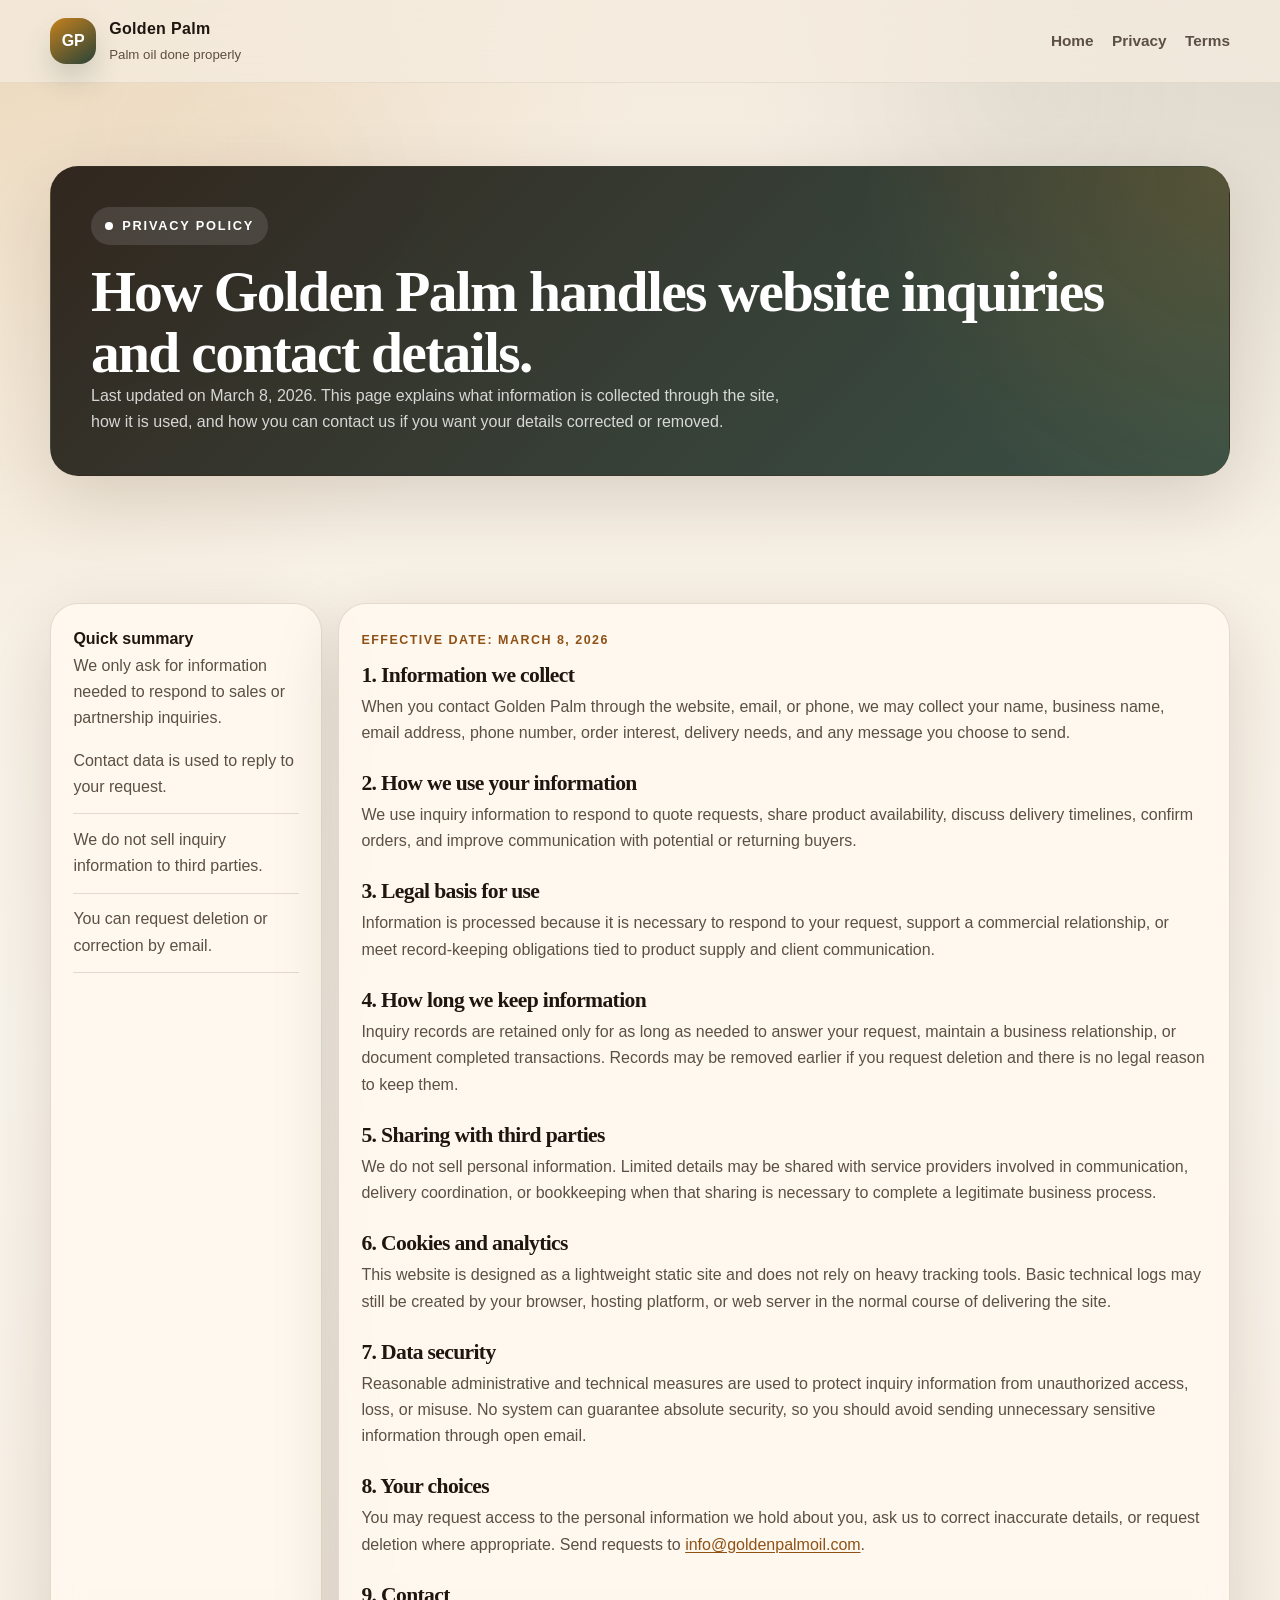
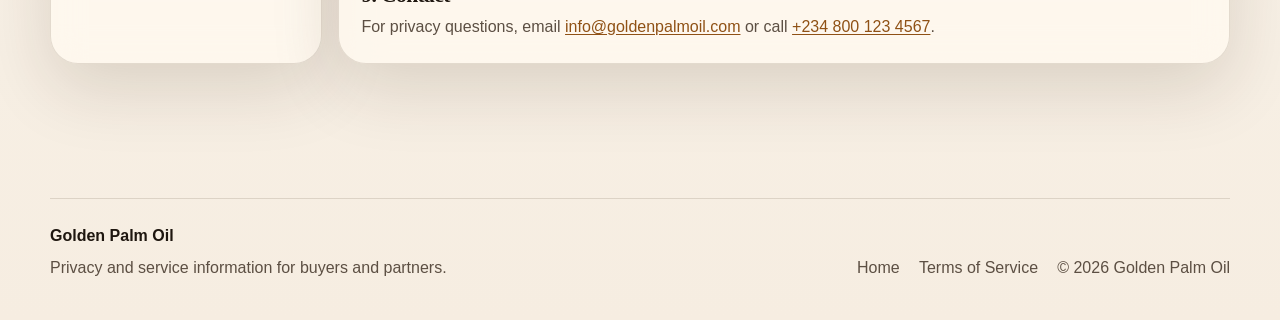
<file: privacy.html>
<!DOCTYPE html>
<html lang="en">
<head>
  <meta charset="UTF-8" />
  <meta name="viewport" content="width=device-width, initial-scale=1.0" />
  <title>Privacy Policy | Golden Palm Oil</title>
  <meta
    name="description"
    content="Read the Golden Palm Oil privacy policy covering inquiries, communication, and how contact information is handled."
  />
  <link rel="stylesheet" href="style.css" />
</head>
<body>
  <header class="site-header">
    <div class="wrap header-row">
      <a class="brand" href="index.html" aria-label="Golden Palm Oil home">
        <span class="brand-mark">GP</span>
        <span class="brand-copy">
          <strong>Golden Palm</strong>
          <span>Palm oil done properly</span>
        </span>
      </a>

      <button
        class="nav-toggle"
        type="button"
        aria-expanded="false"
        aria-controls="site-nav"
        data-nav-toggle
      >
        <span></span>
        <span></span>
        <span></span>
        <span class="sr-only">Toggle navigation</span>
      </button>

      <nav class="site-nav" id="site-nav" data-nav-menu>
        <a class="nav-link" href="index.html">Home</a>
        <a class="nav-link" href="privacy.html">Privacy</a>
        <a class="nav-link" href="terms.html">Terms</a>
      </nav>
    </div>
  </header>

  <main class="legal-main">
    <section class="legal-hero">
      <div class="wrap">
        <article class="surface">
          <p class="eyebrow">Privacy Policy</p>
          <h1>How Golden Palm handles website inquiries and contact details.</h1>
          <p>
            Last updated on March 8, 2026. This page explains what information is
            collected through the site, how it is used, and how you can contact us
            if you want your details corrected or removed.
          </p>
        </article>
      </div>
    </section>

    <section class="section">
      <div class="wrap legal-layout">
        <aside class="legal-side surface">
          <strong>Quick summary</strong>
          <p>
            We only ask for information needed to respond to sales or partnership
            inquiries.
          </p>
          <ul>
            <li>Contact data is used to reply to your request.</li>
            <li>We do not sell inquiry information to third parties.</li>
            <li>You can request deletion or correction by email.</li>
          </ul>
        </aside>

        <article class="legal-card surface">
          <p class="legal-updated">Effective date: March 8, 2026</p>

          <h2>1. Information we collect</h2>
          <p>
            When you contact Golden Palm through the website, email, or phone, we
            may collect your name, business name, email address, phone number,
            order interest, delivery needs, and any message you choose to send.
          </p>

          <h2>2. How we use your information</h2>
          <p>
            We use inquiry information to respond to quote requests, share product
            availability, discuss delivery timelines, confirm orders, and improve
            communication with potential or returning buyers.
          </p>

          <h2>3. Legal basis for use</h2>
          <p>
            Information is processed because it is necessary to respond to your
            request, support a commercial relationship, or meet record-keeping
            obligations tied to product supply and client communication.
          </p>

          <h2>4. How long we keep information</h2>
          <p>
            Inquiry records are retained only for as long as needed to answer your
            request, maintain a business relationship, or document completed
            transactions. Records may be removed earlier if you request deletion
            and there is no legal reason to keep them.
          </p>

          <h2>5. Sharing with third parties</h2>
          <p>
            We do not sell personal information. Limited details may be shared with
            service providers involved in communication, delivery coordination, or
            bookkeeping when that sharing is necessary to complete a legitimate
            business process.
          </p>

          <h2>6. Cookies and analytics</h2>
          <p>
            This website is designed as a lightweight static site and does not rely
            on heavy tracking tools. Basic technical logs may still be created by
            your browser, hosting platform, or web server in the normal course of
            delivering the site.
          </p>

          <h2>7. Data security</h2>
          <p>
            Reasonable administrative and technical measures are used to protect
            inquiry information from unauthorized access, loss, or misuse. No
            system can guarantee absolute security, so you should avoid sending
            unnecessary sensitive information through open email.
          </p>

          <h2>8. Your choices</h2>
          <p>
            You may request access to the personal information we hold about you,
            ask us to correct inaccurate details, or request deletion where
            appropriate. Send requests to
            <a class="inline-link" href="mailto:info@goldenpalmoil.com">info@goldenpalmoil.com</a>.
          </p>

          <h2>9. Contact</h2>
          <p>
            For privacy questions, email
            <a class="inline-link" href="mailto:info@goldenpalmoil.com">info@goldenpalmoil.com</a>
            or call <a class="inline-link" href="tel:+2348001234567">+234 800 123 4567</a>.
          </p>
        </article>
      </div>
    </section>
  </main>

  <footer class="site-footer">
    <div class="wrap footer-row">
      <div>
        <strong>Golden Palm Oil</strong>
        <p class="footer-copy">Privacy and service information for buyers and partners.</p>
      </div>
      <div class="footer-links">
        <a href="index.html">Home</a>
        <a href="terms.html">Terms of Service</a>
        <span>&copy; <span data-year></span> Golden Palm Oil</span>
      </div>
    </div>
  </footer>

  <script src="script.js"></script>
</body>
</html>
</file>
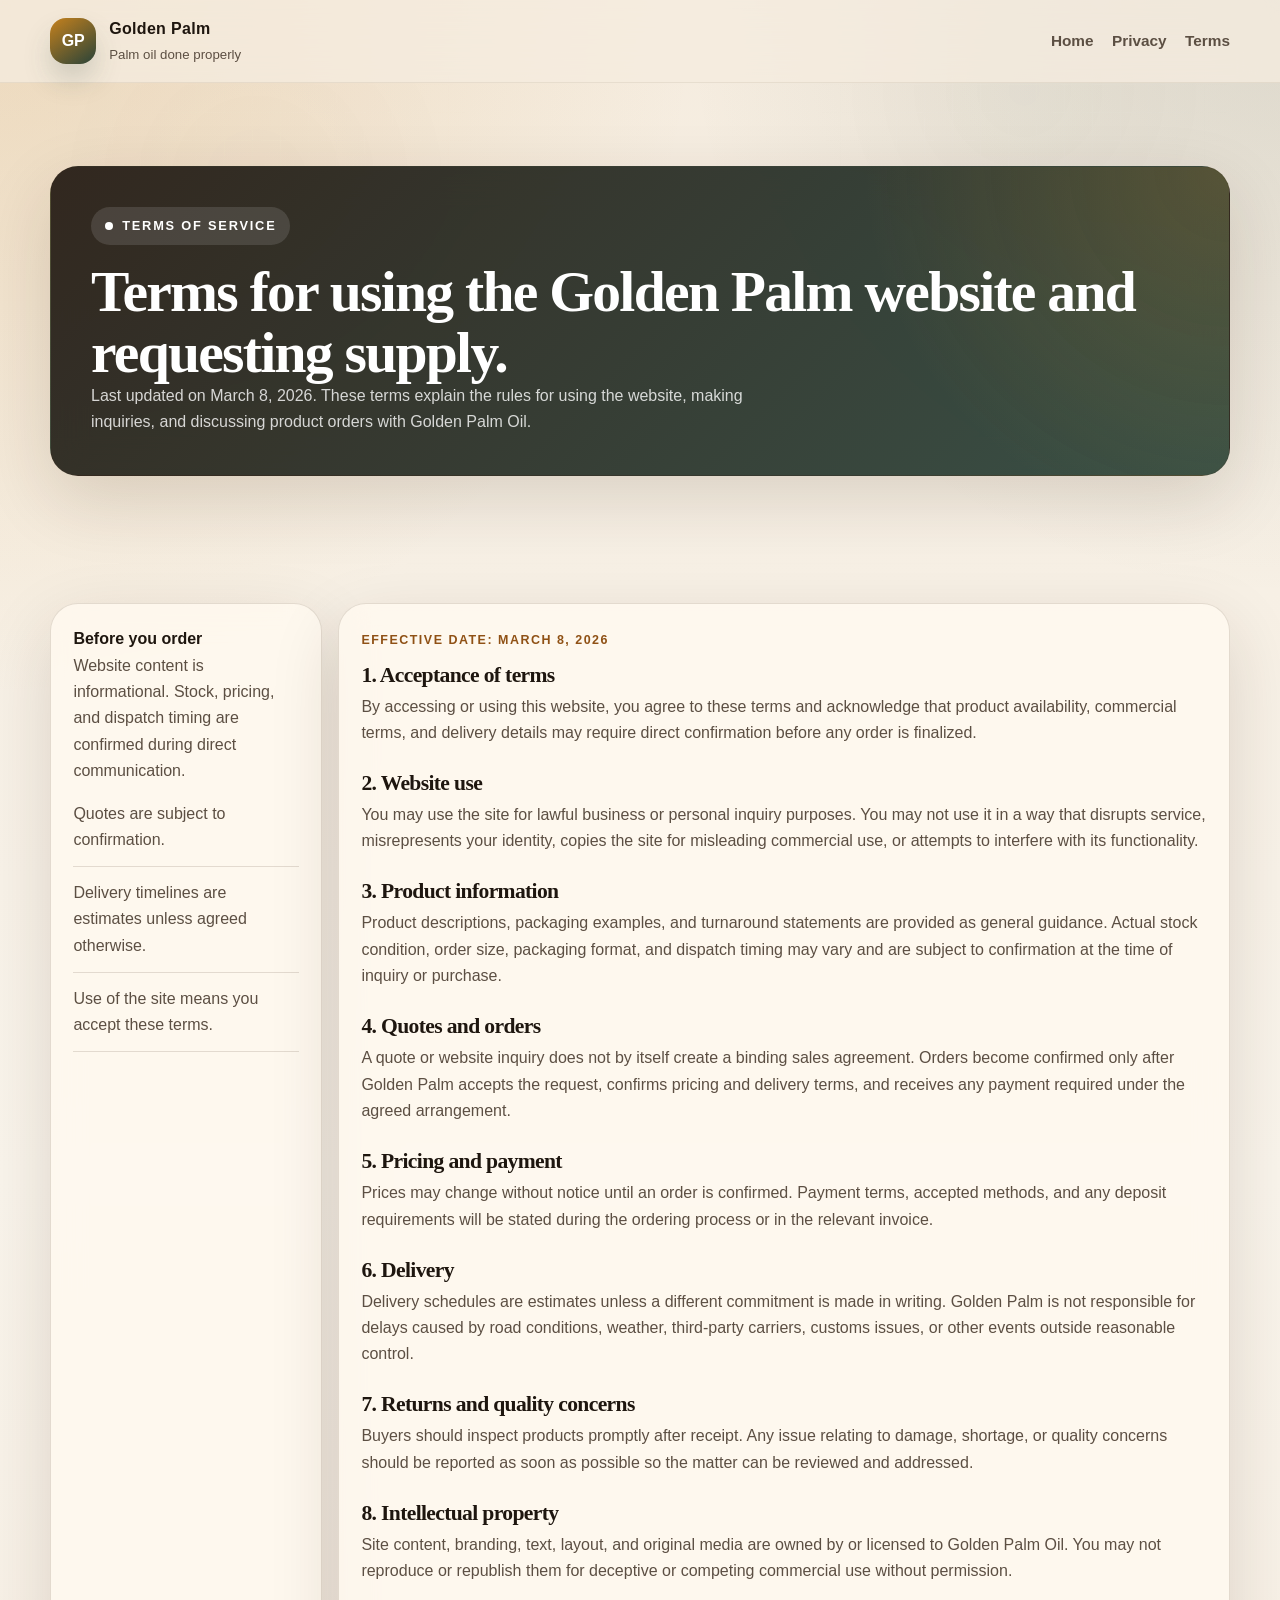
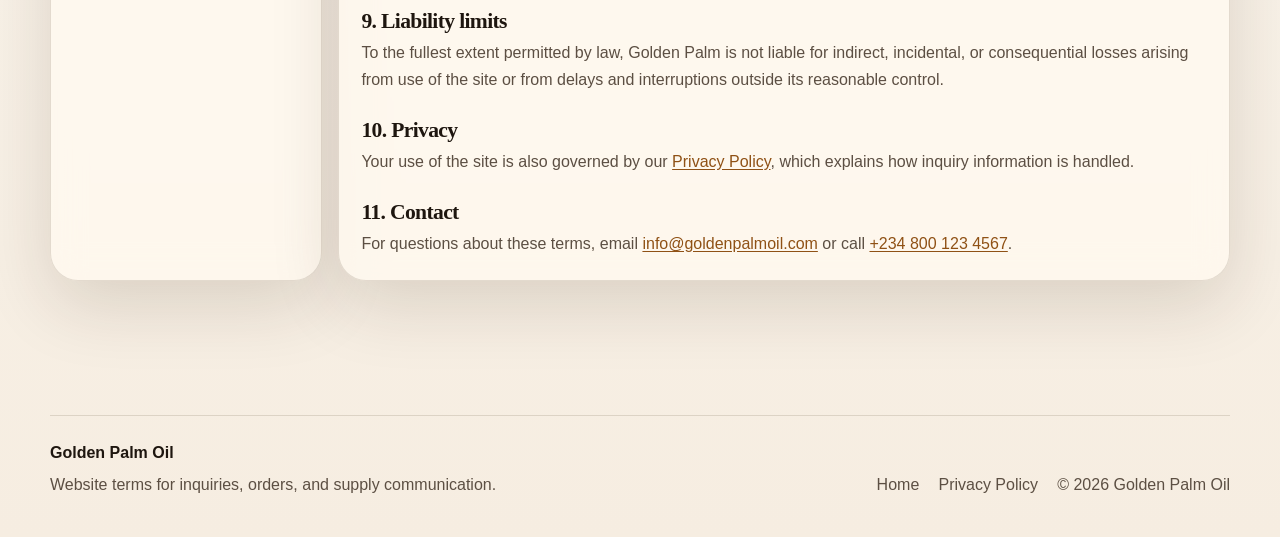
<file: terms.html>
<!DOCTYPE html>
<html lang="en">
<head>
  <meta charset="UTF-8" />
  <meta name="viewport" content="width=device-width, initial-scale=1.0" />
  <title>Terms of Service | Golden Palm Oil</title>
  <meta
    name="description"
    content="Read the Golden Palm Oil terms of service for product inquiries, order handling, and website use."
  />
  <link rel="stylesheet" href="style.css" />
</head>
<body>
  <header class="site-header">
    <div class="wrap header-row">
      <a class="brand" href="index.html" aria-label="Golden Palm Oil home">
        <span class="brand-mark">GP</span>
        <span class="brand-copy">
          <strong>Golden Palm</strong>
          <span>Palm oil done properly</span>
        </span>
      </a>

      <button
        class="nav-toggle"
        type="button"
        aria-expanded="false"
        aria-controls="site-nav"
        data-nav-toggle
      >
        <span></span>
        <span></span>
        <span></span>
        <span class="sr-only">Toggle navigation</span>
      </button>

      <nav class="site-nav" id="site-nav" data-nav-menu>
        <a class="nav-link" href="index.html">Home</a>
        <a class="nav-link" href="privacy.html">Privacy</a>
        <a class="nav-link" href="terms.html">Terms</a>
      </nav>
    </div>
  </header>

  <main class="legal-main">
    <section class="legal-hero">
      <div class="wrap">
        <article class="surface">
          <p class="eyebrow">Terms of Service</p>
          <h1>Terms for using the Golden Palm website and requesting supply.</h1>
          <p>
            Last updated on March 8, 2026. These terms explain the rules for using
            the website, making inquiries, and discussing product orders with
            Golden Palm Oil.
          </p>
        </article>
      </div>
    </section>

    <section class="section">
      <div class="wrap legal-layout">
        <aside class="legal-side surface">
          <strong>Before you order</strong>
          <p>
            Website content is informational. Stock, pricing, and dispatch timing
            are confirmed during direct communication.
          </p>
          <ul>
            <li>Quotes are subject to confirmation.</li>
            <li>Delivery timelines are estimates unless agreed otherwise.</li>
            <li>Use of the site means you accept these terms.</li>
          </ul>
        </aside>

        <article class="legal-card surface">
          <p class="legal-updated">Effective date: March 8, 2026</p>

          <h2>1. Acceptance of terms</h2>
          <p>
            By accessing or using this website, you agree to these terms and
            acknowledge that product availability, commercial terms, and delivery
            details may require direct confirmation before any order is finalized.
          </p>

          <h2>2. Website use</h2>
          <p>
            You may use the site for lawful business or personal inquiry purposes.
            You may not use it in a way that disrupts service, misrepresents your
            identity, copies the site for misleading commercial use, or attempts to
            interfere with its functionality.
          </p>

          <h2>3. Product information</h2>
          <p>
            Product descriptions, packaging examples, and turnaround statements are
            provided as general guidance. Actual stock condition, order size,
            packaging format, and dispatch timing may vary and are subject to
            confirmation at the time of inquiry or purchase.
          </p>

          <h2>4. Quotes and orders</h2>
          <p>
            A quote or website inquiry does not by itself create a binding sales
            agreement. Orders become confirmed only after Golden Palm accepts the
            request, confirms pricing and delivery terms, and receives any payment
            required under the agreed arrangement.
          </p>

          <h2>5. Pricing and payment</h2>
          <p>
            Prices may change without notice until an order is confirmed. Payment
            terms, accepted methods, and any deposit requirements will be stated
            during the ordering process or in the relevant invoice.
          </p>

          <h2>6. Delivery</h2>
          <p>
            Delivery schedules are estimates unless a different commitment is made
            in writing. Golden Palm is not responsible for delays caused by road
            conditions, weather, third-party carriers, customs issues, or other
            events outside reasonable control.
          </p>

          <h2>7. Returns and quality concerns</h2>
          <p>
            Buyers should inspect products promptly after receipt. Any issue
            relating to damage, shortage, or quality concerns should be reported as
            soon as possible so the matter can be reviewed and addressed.
          </p>

          <h2>8. Intellectual property</h2>
          <p>
            Site content, branding, text, layout, and original media are owned by
            or licensed to Golden Palm Oil. You may not reproduce or republish them
            for deceptive or competing commercial use without permission.
          </p>

          <h2>9. Liability limits</h2>
          <p>
            To the fullest extent permitted by law, Golden Palm is not liable for
            indirect, incidental, or consequential losses arising from use of the
            site or from delays and interruptions outside its reasonable control.
          </p>

          <h2>10. Privacy</h2>
          <p>
            Your use of the site is also governed by our
            <a class="inline-link" href="privacy.html">Privacy Policy</a>, which
            explains how inquiry information is handled.
          </p>

          <h2>11. Contact</h2>
          <p>
            For questions about these terms, email
            <a class="inline-link" href="mailto:info@goldenpalmoil.com">info@goldenpalmoil.com</a>
            or call <a class="inline-link" href="tel:+2348001234567">+234 800 123 4567</a>.
          </p>
        </article>
      </div>
    </section>
  </main>

  <footer class="site-footer">
    <div class="wrap footer-row">
      <div>
        <strong>Golden Palm Oil</strong>
        <p class="footer-copy">Website terms for inquiries, orders, and supply communication.</p>
      </div>
      <div class="footer-links">
        <a href="index.html">Home</a>
        <a href="privacy.html">Privacy Policy</a>
        <span>&copy; <span data-year></span> Golden Palm Oil</span>
      </div>
    </div>
  </footer>

  <script src="script.js"></script>
</body>
</html>
</file>
<file: style.css>
:root {
  --bg: #f5ecdf;
  --bg-deep: #ead9c0;
  --surface: rgba(255, 249, 240, 0.82);
  --surface-strong: #fffaf3;
  --ink: #1e160f;
  --muted: #5c4f43;
  --line: rgba(66, 44, 21, 0.14);
  --brand: #c5811d;
  --brand-deep: #8f5115;
  --olive: #294339;
  --olive-soft: #dfe8e1;
  --shadow: 0 24px 70px rgba(50, 28, 8, 0.14);
  --radius: 28px;
  --radius-sm: 20px;
  --wrap: 1180px;
}

*,
*::before,
*::after {
  box-sizing: border-box;
}

html {
  scroll-behavior: smooth;
}

body {
  margin: 0;
  color: var(--ink);
  font-family: "Trebuchet MS", "Segoe UI", sans-serif;
  line-height: 1.65;
  background:
    radial-gradient(circle at top left, rgba(197, 129, 29, 0.18), transparent 28%),
    radial-gradient(circle at top right, rgba(41, 67, 57, 0.12), transparent 24%),
    linear-gradient(180deg, var(--bg) 0%, #f9f4eb 55%, #f6ede1 100%);
}

body::before {
  content: "";
  position: fixed;
  inset: 0;
  pointer-events: none;
  opacity: 0.32;
  background-image:
    radial-gradient(circle at 20% 20%, rgba(143, 81, 21, 0.08), transparent 18%),
    radial-gradient(circle at 80% 10%, rgba(41, 67, 57, 0.08), transparent 16%),
    linear-gradient(rgba(255, 255, 255, 0.06) 1px, transparent 1px),
    linear-gradient(90deg, rgba(255, 255, 255, 0.06) 1px, transparent 1px);
  background-size: auto, auto, 28px 28px, 28px 28px;
}

body.no-scroll {
  overflow: hidden;
}

img {
  display: block;
  max-width: 100%;
}

a {
  color: inherit;
  text-decoration: none;
}

button,
input,
select,
textarea {
  font: inherit;
}

button {
  cursor: pointer;
}

p {
  margin: 0;
}

h1,
h2,
h3 {
  margin: 0;
  font-family: Georgia, "Times New Roman", serif;
  font-weight: 700;
  letter-spacing: -0.03em;
  line-height: 1.06;
}

ul {
  margin: 0;
  padding: 0;
}

.wrap {
  width: min(calc(100% - 2rem), var(--wrap));
  margin: 0 auto;
}

.surface {
  border: 1px solid var(--line);
  border-radius: var(--radius);
  background: var(--surface);
  backdrop-filter: blur(16px);
  box-shadow: var(--shadow);
}

.section {
  position: relative;
  padding: clamp(4.5rem, 8vw, 7rem) 0;
}

.section-header {
  max-width: 670px;
  margin-bottom: 2.6rem;
}

.eyebrow {
  display: inline-flex;
  align-items: center;
  gap: 0.55rem;
  margin-bottom: 1rem;
  padding: 0.5rem 0.85rem;
  border-radius: 999px;
  background: rgba(197, 129, 29, 0.12);
  color: var(--brand-deep);
  font-size: 0.8rem;
  font-weight: 800;
  letter-spacing: 0.14em;
  text-transform: uppercase;
}

.eyebrow::before {
  content: "";
  width: 0.55rem;
  height: 0.55rem;
  border-radius: 50%;
  background: var(--brand);
}

.lead {
  color: var(--muted);
  font-size: 1.06rem;
}

.btn {
  display: inline-flex;
  align-items: center;
  justify-content: center;
  min-height: 3.15rem;
  padding: 0.85rem 1.4rem;
  border: 1px solid transparent;
  border-radius: 999px;
  font-weight: 800;
  transition:
    transform 0.25s ease,
    box-shadow 0.25s ease,
    border-color 0.25s ease,
    background-color 0.25s ease;
}

.btn:hover,
.btn:focus-visible {
  transform: translateY(-2px);
}

.btn-primary {
  color: #fff;
  background: linear-gradient(135deg, var(--brand) 0%, var(--brand-deep) 100%);
  box-shadow: 0 16px 30px rgba(143, 81, 21, 0.22);
}

.btn-secondary {
  color: var(--ink);
  border-color: var(--line);
  background: rgba(255, 255, 255, 0.4);
}

.btn-secondary:hover,
.btn-secondary:focus-visible {
  border-color: rgba(41, 67, 57, 0.28);
}

.sr-only {
  position: absolute;
  width: 1px;
  height: 1px;
  padding: 0;
  margin: -1px;
  overflow: hidden;
  clip: rect(0, 0, 0, 0);
  white-space: nowrap;
  border: 0;
}

.site-header {
  position: sticky;
  top: 0;
  z-index: 100;
  padding: 1rem 0;
  border-bottom: 1px solid rgba(66, 44, 21, 0.08);
  background: rgba(245, 236, 223, 0.78);
  backdrop-filter: blur(18px);
  transition:
    background-color 0.25s ease,
    border-color 0.25s ease,
    box-shadow 0.25s ease;
}

.site-header.is-scrolled {
  background: rgba(249, 244, 235, 0.92);
  border-color: rgba(66, 44, 21, 0.12);
  box-shadow: 0 10px 30px rgba(35, 22, 10, 0.08);
}

.header-row {
  position: relative;
  display: flex;
  align-items: center;
  justify-content: space-between;
  gap: 1rem;
}

.brand {
  display: inline-flex;
  align-items: center;
  gap: 0.8rem;
}

.brand-mark {
  display: grid;
  place-items: center;
  width: 2.9rem;
  height: 2.9rem;
  border-radius: 1rem;
  color: #fff;
  font-weight: 900;
  background: linear-gradient(145deg, var(--brand) 0%, var(--olive) 100%);
  box-shadow: 0 16px 28px rgba(41, 67, 57, 0.18);
}

.brand-copy {
  display: grid;
  gap: 0.12rem;
}

.brand-copy strong {
  font-size: 1rem;
  letter-spacing: 0.02em;
}

.brand-copy span {
  font-size: 0.83rem;
  color: var(--muted);
}

.site-nav {
  display: flex;
  align-items: center;
  gap: 1.15rem;
}

.nav-link {
  position: relative;
  color: var(--muted);
  font-size: 0.96rem;
  font-weight: 800;
  transition: color 0.25s ease;
}

.nav-link::after {
  content: "";
  position: absolute;
  left: 0;
  bottom: -0.35rem;
  width: 100%;
  height: 2px;
  transform: scaleX(0);
  transform-origin: left;
  background: var(--brand);
  transition: transform 0.25s ease;
}

.nav-link:hover,
.nav-link.is-active,
.nav-link:focus-visible {
  color: var(--ink);
}

.nav-link:hover::after,
.nav-link.is-active::after,
.nav-link:focus-visible::after {
  transform: scaleX(1);
}

.nav-link--minor {
  color: var(--olive);
}

.nav-toggle {
  display: none;
  align-items: center;
  justify-content: center;
  flex-direction: column;
  gap: 0.28rem;
  width: 3rem;
  height: 3rem;
  border: 1px solid var(--line);
  border-radius: 1rem;
  background: rgba(255, 255, 255, 0.42);
}

.nav-toggle span:not(.sr-only) {
  width: 1.2rem;
  height: 2px;
  border-radius: 999px;
  background: var(--ink);
  transition: transform 0.25s ease, opacity 0.25s ease;
}

.nav-toggle[aria-expanded="true"] span:nth-child(1) {
  transform: translateY(6px) rotate(45deg);
}

.nav-toggle[aria-expanded="true"] span:nth-child(2) {
  opacity: 0;
}

.nav-toggle[aria-expanded="true"] span:nth-child(3) {
  transform: translateY(-6px) rotate(-45deg);
}

.hero {
  padding-top: clamp(3.2rem, 7vw, 6rem);
}

.hero-grid {
  display: grid;
  grid-template-columns: minmax(0, 1.1fr) minmax(0, 0.9fr);
  gap: clamp(2rem, 4vw, 4rem);
  align-items: center;
}

.hero-copy h1 {
  max-width: 10.8ch;
  font-size: clamp(3rem, 6vw, 5.3rem);
}

.hero-copy .lead {
  max-width: 42rem;
  margin-top: 1.35rem;
}

.hero-actions {
  display: flex;
  flex-wrap: wrap;
  gap: 0.85rem;
  margin-top: 2rem;
}

.hero-metrics {
  display: grid;
  grid-template-columns: repeat(3, minmax(0, 1fr));
  gap: 1rem;
  margin-top: 2rem;
}

.metric {
  padding: 1.2rem;
}

.metric__value {
  display: block;
  font-family: Georgia, "Times New Roman", serif;
  font-size: 2.2rem;
  font-weight: 700;
}

.metric__label {
  color: var(--muted);
  font-size: 0.94rem;
}

.hero-visual {
  position: relative;
  min-height: 34rem;
}

.visual-main {
  position: absolute;
  inset: 4rem 1rem 0 0;
  overflow: hidden;
  padding: 1rem;
}

.visual-main img {
  width: 100%;
  height: 100%;
  min-height: 25rem;
  border-radius: calc(var(--radius) - 0.45rem);
  object-fit: cover;
}

.floating-note {
  position: absolute;
  right: 1.3rem;
  bottom: 1.3rem;
  max-width: 16rem;
  padding: 0.85rem 1rem;
  border-radius: 1.2rem;
  color: #fff;
  background: rgba(30, 22, 15, 0.72);
  backdrop-filter: blur(10px);
}

.visual-card {
  position: absolute;
  width: min(54%, 16rem);
  padding: 0.85rem;
}

.visual-card img {
  width: 100%;
  aspect-ratio: 1.18 / 0.95;
  border-radius: calc(var(--radius-sm) - 0.2rem);
  object-fit: cover;
  margin-bottom: 0.75rem;
}

.visual-card p {
  color: var(--muted);
  font-size: 0.94rem;
}

.visual-card--top {
  top: 0;
  right: 0;
}

.visual-card--bottom {
  bottom: 1rem;
  left: 0;
}

.signal-band {
  padding-top: 0;
}

.band-grid {
  display: grid;
  grid-template-columns: repeat(3, minmax(0, 1fr));
  gap: 1rem;
}

.band-item {
  padding: 1.2rem 1.3rem;
}

.band-item strong {
  display: block;
  margin-bottom: 0.45rem;
  font-family: Georgia, "Times New Roman", serif;
  font-size: 1.18rem;
}

.band-item p {
  color: var(--muted);
}

.story-grid,
.proof-layout,
.contact-grid {
  display: grid;
  grid-template-columns: repeat(2, minmax(0, 1fr));
  gap: clamp(1.5rem, 3vw, 2.2rem);
  align-items: start;
}

.story-copy h2,
.proof-layout h2,
.contact-card h2,
.section-header h2 {
  font-size: clamp(2.2rem, 4vw, 3.6rem);
}

.story-points {
  display: grid;
  gap: 1rem;
  margin-top: 2rem;
}

.story-point {
  display: grid;
  grid-template-columns: auto 1fr;
  gap: 0.95rem;
  padding: 1.15rem;
}

.story-index {
  display: grid;
  place-items: center;
  width: 2.4rem;
  height: 2.4rem;
  border-radius: 50%;
  color: #fff;
  font-size: 0.85rem;
  font-weight: 800;
  background: var(--olive);
}

.story-point h3,
.portrait-card h3,
.process-card h3,
.product-card h3,
.legal-card h2 {
  font-size: 1.35rem;
  margin-bottom: 0.45rem;
}

.story-point p,
.portrait-card p,
.process-card p,
.product-body p,
.testimonial-card p,
.contact-card .lead,
.contact-tile p,
.footer-copy,
.legal-card p,
.legal-card li,
.legal-side p,
.legal-side li {
  color: var(--muted);
}

.story-visual {
  position: relative;
  padding: 1rem;
}

.story-shot {
  width: 100%;
  min-height: 29rem;
  border-radius: calc(var(--radius) - 0.45rem);
  object-fit: cover;
}

.story-badge {
  position: absolute;
  left: 2rem;
  bottom: 8.8rem;
  max-width: 16rem;
  padding: 1rem;
  border-radius: 1.2rem;
  background: rgba(255, 250, 243, 0.92);
  box-shadow: 0 16px 28px rgba(37, 22, 10, 0.12);
}

.story-badge strong {
  display: block;
  margin-bottom: 0.25rem;
}

.portrait-card {
  display: grid;
  grid-template-columns: 7.4rem 1fr;
  gap: 1rem;
  margin-top: 1rem;
  padding: 1rem;
  background: rgba(255, 250, 243, 0.92);
}

.portrait-card img {
  width: 100%;
  height: 100%;
  min-height: 9rem;
  border-radius: 1rem;
  object-fit: cover;
}

.portrait-label,
.product-kicker,
.contact-label,
.legal-card .legal-updated {
  display: inline-block;
  margin-bottom: 0.4rem;
  font-size: 0.78rem;
  font-weight: 800;
  letter-spacing: 0.12em;
  text-transform: uppercase;
  color: var(--brand-deep);
}

.product-grid,
.testimonial-grid {
  display: grid;
  grid-template-columns: repeat(3, minmax(0, 1fr));
  gap: 1rem;
}

.product-card {
  overflow: hidden;
}

.product-card > img {
  width: 100%;
  height: 15rem;
  object-fit: cover;
}

.product-body {
  padding: 1.35rem;
}

.spec-list {
  display: grid;
  gap: 0.7rem;
  margin-top: 1.1rem;
  list-style: none;
}

.spec-list li {
  position: relative;
  padding-left: 1.25rem;
  color: var(--muted);
}

.spec-list li::before {
  content: "";
  position: absolute;
  left: 0;
  top: 0.7rem;
  width: 0.5rem;
  height: 0.5rem;
  border-radius: 50%;
  background: var(--brand);
}

.tag-row {
  display: flex;
  flex-wrap: wrap;
  gap: 0.55rem;
  margin-top: 1.15rem;
}

.tag {
  padding: 0.38rem 0.75rem;
  border-radius: 999px;
  background: var(--olive-soft);
  color: var(--olive);
  font-size: 0.83rem;
  font-weight: 800;
}

.process-grid {
  display: grid;
  grid-template-columns: repeat(4, minmax(0, 1fr));
  gap: 1rem;
}

.process-card {
  padding: 1.3rem;
}

.step-number {
  display: inline-flex;
  margin-bottom: 1rem;
  color: var(--brand-deep);
  font-size: 0.85rem;
  font-weight: 900;
  letter-spacing: 0.16em;
}

.stat-grid {
  display: grid;
  grid-template-columns: repeat(2, minmax(0, 1fr));
  gap: 1rem;
}

.stat-card,
.promise-card,
.testimonial-card,
.contact-card,
.form-card,
.legal-side,
.legal-card {
  padding: 1.4rem;
}

.stat-card strong {
  display: block;
  font-family: Georgia, "Times New Roman", serif;
  font-size: 2.65rem;
  line-height: 1;
  margin-bottom: 0.5rem;
}

.stat-card span {
  color: var(--muted);
}

.promise-list {
  margin-top: 1.4rem;
  list-style: none;
}

.promise-list li {
  padding: 0.95rem 0;
  border-top: 1px solid var(--line);
  color: var(--muted);
}

.promise-list li:first-child {
  border-top: 0;
}

.testimonial-card {
  display: grid;
  gap: 1rem;
}

.quote-mark {
  color: var(--brand);
  font-family: Georgia, "Times New Roman", serif;
  font-size: 4rem;
  line-height: 0.5;
}

.testimonial-meta {
  display: grid;
  gap: 0.2rem;
}

.testimonial-meta strong {
  font-size: 1rem;
}

.testimonial-meta span {
  color: var(--muted);
  font-size: 0.92rem;
}

.gallery-grid {
  display: grid;
  grid-template-columns: repeat(12, minmax(0, 1fr));
  gap: 1rem;
}

.gallery-card {
  grid-column: span 4;
  padding: 0;
  border: 0;
  background: none;
  color: inherit;
  text-align: left;
}

.gallery-card--large {
  grid-column: span 5;
}

.gallery-card--wide {
  grid-column: span 7;
}

.gallery-frame {
  position: relative;
  overflow: hidden;
  display: block;
  padding: 0;
}

.gallery-frame img {
  width: 100%;
  height: 100%;
  min-height: 15rem;
  aspect-ratio: 4 / 3;
  object-fit: cover;
  transition: transform 0.45s ease;
}

.gallery-card--large .gallery-frame img {
  aspect-ratio: 1.15 / 1;
}

.gallery-card--wide .gallery-frame img {
  aspect-ratio: 1.8 / 1;
}

.gallery-caption {
  position: absolute;
  inset: auto 0 0 0;
  padding: 1rem 1.1rem;
  color: #fff;
  font-weight: 800;
  background: linear-gradient(180deg, transparent 0%, rgba(22, 15, 10, 0.78) 100%);
}

.gallery-card:hover .gallery-frame img,
.gallery-card:focus-visible .gallery-frame img {
  transform: scale(1.04);
}

.contact-list {
  display: grid;
  gap: 0.9rem;
  margin-top: 1.8rem;
}

.contact-tile {
  padding: 1rem 1.05rem;
  border: 1px solid var(--line);
  border-radius: var(--radius-sm);
  background: rgba(255, 255, 255, 0.42);
}

.contact-tile a {
  font-weight: 800;
}

.contact-tile p,
.contact-tile a {
  color: var(--ink);
}

.form-card form {
  display: grid;
  gap: 1rem;
}

.field-grid {
  display: grid;
  grid-template-columns: repeat(2, minmax(0, 1fr));
  gap: 1rem;
}

.field {
  display: grid;
  gap: 0.45rem;
}

.field span {
  font-weight: 800;
}

.field input,
.field select,
.field textarea {
  width: 100%;
  padding: 0.92rem 1rem;
  border: 1px solid rgba(66, 44, 21, 0.18);
  border-radius: 1rem;
  color: var(--ink);
  background: rgba(255, 255, 255, 0.74);
}

.field input:focus,
.field select:focus,
.field textarea:focus {
  outline: 2px solid rgba(197, 129, 29, 0.22);
  border-color: rgba(197, 129, 29, 0.38);
}

.field textarea {
  min-height: 10rem;
  resize: vertical;
}

.form-note,
.form-status {
  font-size: 0.94rem;
}

.form-note {
  color: var(--muted);
}

.form-status {
  min-height: 1.5rem;
  font-weight: 800;
}

.form-status.is-error {
  color: #8f2914;
}

.form-status.is-success {
  color: var(--olive);
}

.site-footer {
  padding: 1rem 0 2.4rem;
}

.footer-row {
  display: flex;
  align-items: flex-end;
  justify-content: space-between;
  gap: 1.5rem;
  padding-top: 1.5rem;
  border-top: 1px solid var(--line);
}

.footer-copy {
  margin-top: 0.35rem;
}

.footer-links {
  display: flex;
  flex-wrap: wrap;
  gap: 0.9rem 1.2rem;
  color: var(--muted);
}

.footer-links a:hover,
.footer-links a:focus-visible {
  color: var(--ink);
}

.lightbox {
  position: fixed;
  inset: 0;
  z-index: 300;
  display: grid;
  place-items: center;
  padding: 1rem;
  background: rgba(22, 15, 10, 0.72);
  backdrop-filter: blur(12px);
}

.lightbox[hidden] {
  display: none;
}

.lightbox-dialog {
  position: relative;
  width: min(56rem, 100%);
}

.lightbox-panel {
  padding: 1rem;
}

.lightbox-panel img {
  width: 100%;
  max-height: 70vh;
  border-radius: calc(var(--radius) - 0.45rem);
  object-fit: contain;
  background: rgba(255, 255, 255, 0.4);
}

.lightbox-copy {
  padding: 0.95rem 0 0.2rem;
}

.lightbox-close {
  position: absolute;
  top: 0.7rem;
  right: 0.7rem;
  z-index: 2;
  width: 2.75rem;
  height: 2.75rem;
  border: 1px solid var(--line);
  border-radius: 999px;
  color: var(--ink);
  background: rgba(255, 255, 255, 0.92);
}

.legal-main {
  padding-bottom: 1rem;
}

.legal-hero {
  padding: clamp(3rem, 7vw, 5.2rem) 0 1.5rem;
}

.legal-hero .surface {
  padding: clamp(1.5rem, 4vw, 2.5rem);
  background:
    radial-gradient(circle at top right, rgba(197, 129, 29, 0.22), transparent 30%),
    linear-gradient(135deg, rgba(33, 23, 16, 0.92), rgba(41, 67, 57, 0.92));
  color: #fff;
}

.legal-hero h1 {
  font-size: clamp(2.6rem, 4.5vw, 4.2rem);
}

.legal-hero p {
  max-width: 44rem;
  color: rgba(255, 255, 255, 0.8);
}

.legal-hero .eyebrow {
  background: rgba(255, 255, 255, 0.12);
  color: #fff;
}

.legal-hero .eyebrow::before {
  background: #fff;
}

.legal-layout {
  display: grid;
  grid-template-columns: 17rem minmax(0, 1fr);
  gap: 1rem;
}

.legal-side ul {
  display: grid;
  gap: 0.8rem;
  margin-top: 1rem;
  list-style: none;
}

.legal-side li {
  padding-bottom: 0.8rem;
  border-bottom: 1px solid var(--line);
}

.legal-card h2 {
  margin-top: 1.6rem;
}

.legal-card h2:first-of-type {
  margin-top: 0.4rem;
}

.legal-card ul {
  margin: 0.85rem 0 0;
  padding-left: 1.15rem;
}

.legal-card li {
  margin-bottom: 0.55rem;
}

.inline-link {
  color: var(--brand-deep);
  text-decoration: underline;
  text-underline-offset: 0.14em;
}

[data-reveal] {
  opacity: 0;
  transform: translateY(1.7rem);
  transition:
    opacity 0.7s ease,
    transform 0.7s ease;
}

[data-reveal].is-visible {
  opacity: 1;
  transform: translateY(0);
}

@media (max-width: 1024px) {
  .hero-grid,
  .story-grid,
  .proof-layout,
  .contact-grid {
    grid-template-columns: 1fr;
  }

  .hero-visual {
    min-height: 31rem;
  }

  .process-grid {
    grid-template-columns: repeat(2, minmax(0, 1fr));
  }

  .product-grid,
  .testimonial-grid {
    grid-template-columns: repeat(2, minmax(0, 1fr));
  }

  .legal-layout {
    grid-template-columns: 1fr;
  }
}

@media (max-width: 900px) {
  .nav-toggle {
    display: inline-flex;
  }

  .site-nav {
    position: absolute;
    top: calc(100% + 0.7rem);
    left: 0;
    right: 0;
    display: grid;
    gap: 0.85rem;
    padding: 1rem;
    border: 1px solid var(--line);
    border-radius: 1.3rem;
    background: rgba(255, 249, 240, 0.96);
    box-shadow: 0 16px 34px rgba(35, 22, 10, 0.14);
    opacity: 0;
    pointer-events: none;
    transform: translateY(-0.6rem);
    transition:
      opacity 0.25s ease,
      transform 0.25s ease;
  }

  .site-nav.is-open {
    opacity: 1;
    pointer-events: auto;
    transform: translateY(0);
  }

  .nav-link::after {
    bottom: -0.2rem;
  }

  .hero-metrics,
  .band-grid,
  .field-grid,
  .stat-grid {
    grid-template-columns: 1fr;
  }

  .gallery-card,
  .gallery-card--large,
  .gallery-card--wide {
    grid-column: span 6;
  }
}

@media (max-width: 640px) {
  .section {
    padding: 4.2rem 0;
  }

  .hero-copy h1 {
    max-width: 100%;
  }

  .hero-visual {
    min-height: 24rem;
  }

  .visual-main {
    inset: 4rem 0 0 0;
  }

  .visual-card {
    position: relative;
    width: 100%;
    left: auto;
    right: auto;
    top: auto;
    bottom: auto;
    margin-top: 1rem;
  }

  .story-badge {
    position: static;
    max-width: none;
    margin-top: 1rem;
  }

  .portrait-card {
    grid-template-columns: 1fr;
  }

  .product-grid,
  .testimonial-grid,
  .process-grid {
    grid-template-columns: 1fr;
  }

  .gallery-card,
  .gallery-card--large,
  .gallery-card--wide {
    grid-column: span 12;
  }

  .footer-row {
    align-items: flex-start;
    flex-direction: column;
  }
}

@media (prefers-reduced-motion: reduce) {
  html {
    scroll-behavior: auto;
  }

  *,
  *::before,
  *::after {
    animation-duration: 0.01ms !important;
    animation-iteration-count: 1 !important;
    transition-duration: 0.01ms !important;
    scroll-behavior: auto !important;
  }

  [data-reveal] {
    opacity: 1;
    transform: none;
  }
}
</file>
